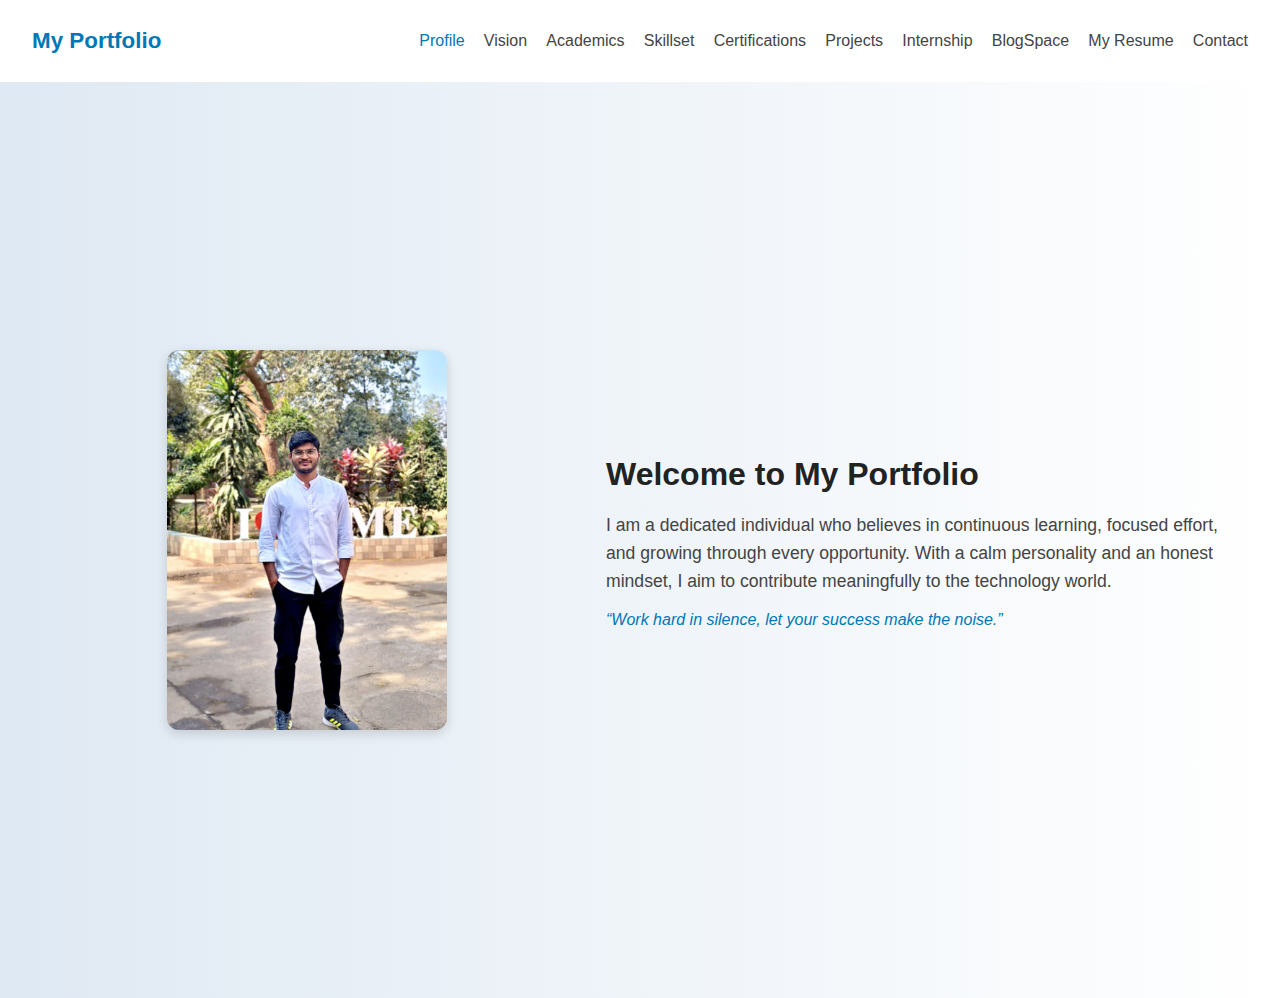
<file: index.html>
<!DOCTYPE html>
<html lang="en">
<head>
  <meta charset="UTF-8" />
  <meta name="viewport" content="width=device-width, initial-scale=1.0"/>
  <title>Profile | Portfolio</title>
  <link rel="stylesheet" href="profile.css" />
</head>
<body>

  <nav>
    <div class="logo">My Portfolio</div>
    <ul>
      <li><a class="active" href="#">Profile</a></li>
      <li><a href="vision.html">Vision</a></li>
      <li><a href="academics.html">Academics</a></li>
      <li><a href="skillset.html">Skillset</a></li>
      <li><a href="certifications.html">Certifications</a></li>
      <li><a href="projects.html">Projects</a></li>
      <li><a href="internship.html">Internship</a></li>
      <li><a href="blogspace.html">BlogSpace</a></li>
      <li><a href="resume.html">My Resume</a></li>
      <li><a href="contact.html">Contact</a></li>
    </ul>
  </nav>

  <section class="profile-section">
    <div class="photo-box">
      <img src="PRMP.jpg" alt="Profile Photo" class="profile-photo" />
    </div>
    <div class="intro-box">
      <h1 class="welcome-text">Welcome to My Portfolio</h1>
      <p class="message">
        I am a dedicated individual who believes in continuous learning, focused effort, and growing through every opportunity. 
        With a calm personality and an honest mindset, I aim to contribute meaningfully to the technology world.
      </p>
      <p class="quote">“Work hard in silence, let your success make the noise.”</p>
    </div>
  </section>

  <script src="profile.js"></script>
</body>
</html>
</file>
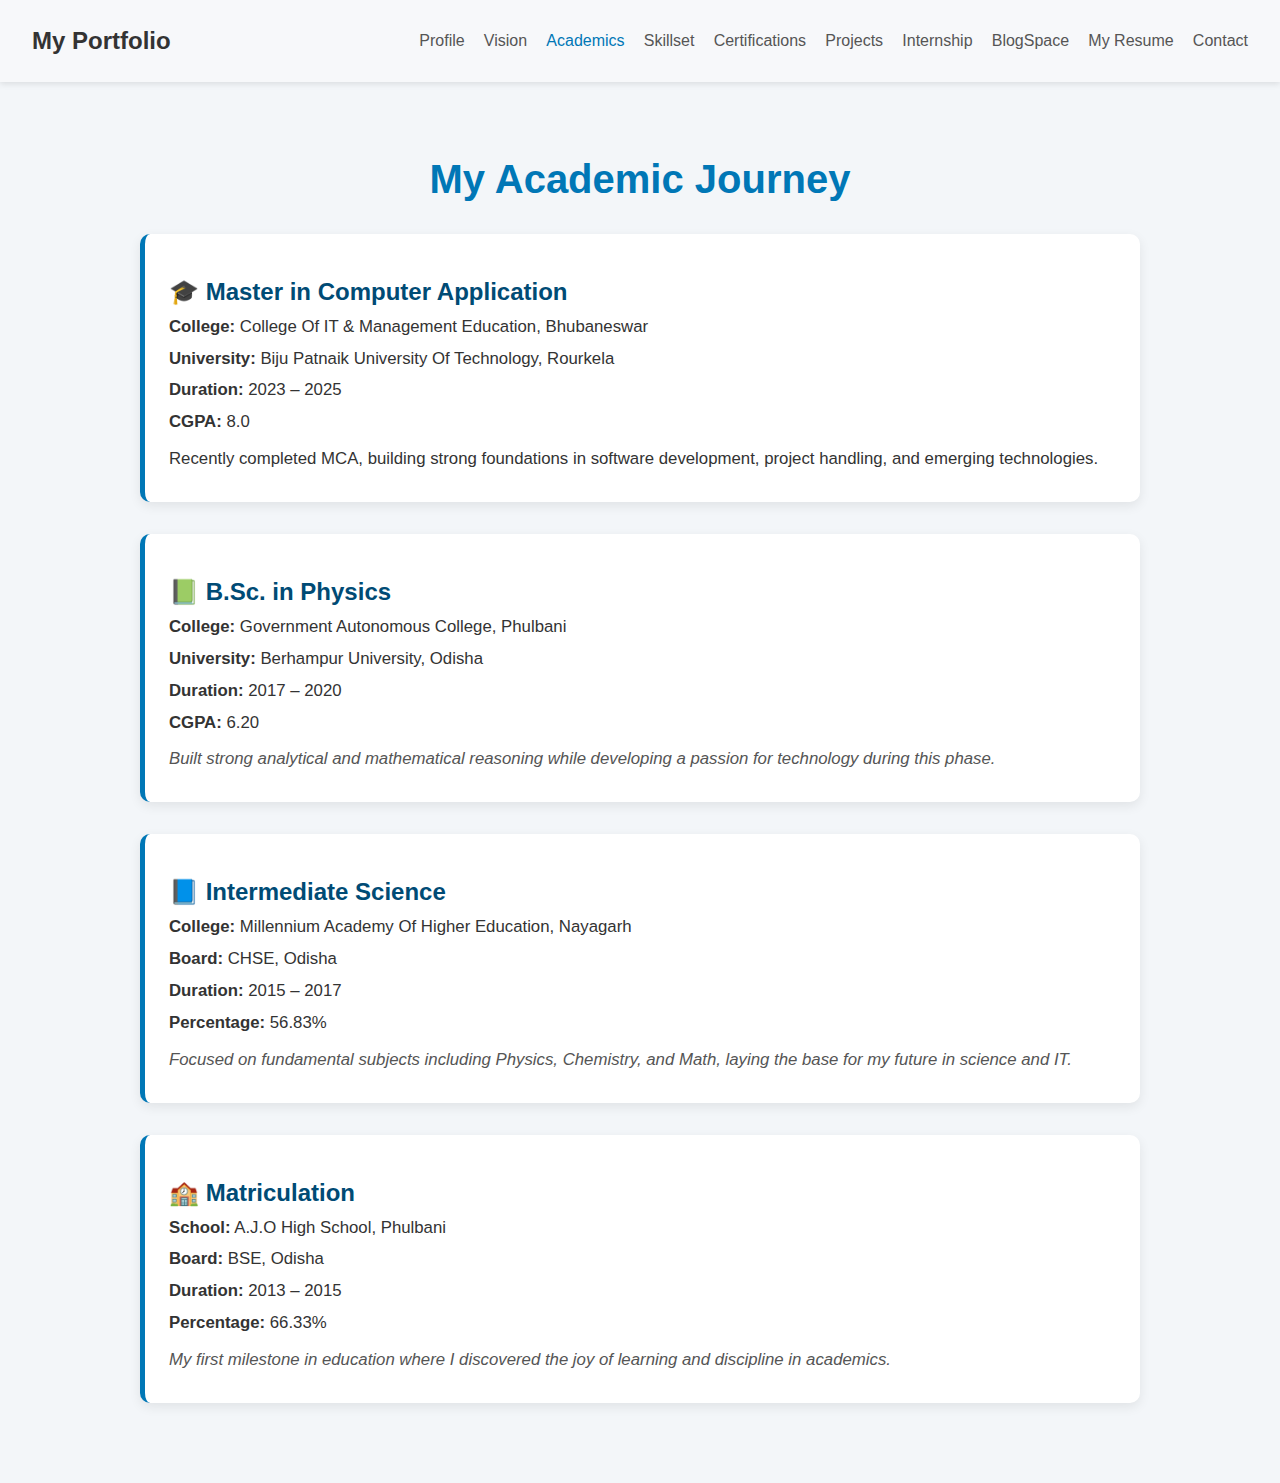
<file: academics.html>
<!DOCTYPE html>
<html lang="en">
<head>
  <meta charset="UTF-8" />
  <meta name="viewport" content="width=device-width, initial-scale=1.0"/>
  <title>Academics | Portfolio</title>
  <link rel="stylesheet" href="academics.css" />
</head>
<body>

  <nav>
    <div class="logo">My Portfolio</div>
    <ul>
      <li><a href="index.html".html">Profile</a></li>
      <li><a href="vision.html">Vision</a></li>
      <li><a class="active" href="#">Academics</a></li>
      <li><a href="skillset.html">Skillset</a></li>
      <li><a href="certifications.html">Certifications</a></li>
      <li><a href="projects.html">Projects</a></li>
      <li><a href="internship.html">Internship</a></li>
      <li><a href="blogspace.html">BlogSpace</a></li>
      <li><a href="resume.html">My Resume</a></li>
      <li><a href="contact.html">Contact</a></li>
    </ul>
  </nav>

  <section class="academics-section">
    <h1 class="heading">My Academic Journey</h1>

    <div class="edu-card">
      <h2>🎓 Master in Computer Application</h2>
      <p><strong>College:</strong> College Of IT & Management Education, Bhubaneswar</p>
      <p><strong>University:</strong> Biju Patnaik University Of Technology, Rourkela</p>
      <p><strong>Duration:</strong> 2023 – 2025</p>
      <p><strong>CGPA:</strong> 8.0</p>
      <p class="note"><p>Recently completed MCA, building strong foundations in software development, project handling, and emerging technologies.</p>
    </div>

    <div class="edu-card">
      <h2>📗 B.Sc. in Physics</h2>
      <p><strong>College:</strong> Government Autonomous College, Phulbani</p>
      <p><strong>University:</strong> Berhampur University, Odisha</p>
      <p><strong>Duration:</strong> 2017 – 2020</p>
      <p><strong>CGPA:</strong> 6.20</p>
      <p class="note">Built strong analytical and mathematical reasoning while developing a passion for technology during this phase.</p>
    </div>

    <div class="edu-card">
      <h2>📘 Intermediate Science</h2>
      <p><strong>College:</strong> Millennium Academy Of Higher Education, Nayagarh</p>
      <p><strong>Board:</strong> CHSE, Odisha</p>
      <p><strong>Duration:</strong> 2015 – 2017</p>
      <p><strong>Percentage:</strong> 56.83%</p>
      <p class="note">Focused on fundamental subjects including Physics, Chemistry, and Math, laying the base for my future in science and IT.</p>
    </div>

    <div class="edu-card">
      <h2>🏫 Matriculation</h2>
      <p><strong>School:</strong> A.J.O High School, Phulbani</p>
      <p><strong>Board:</strong> BSE, Odisha</p>
      <p><strong>Duration:</strong> 2013 – 2015</p>
      <p><strong>Percentage:</strong> 66.33%</p>
      <p class="note">My first milestone in education where I discovered the joy of learning and discipline in academics.</p>
    </div>

  </section>

  <script src="academics.js"></script>
</body>
</html>
</file>
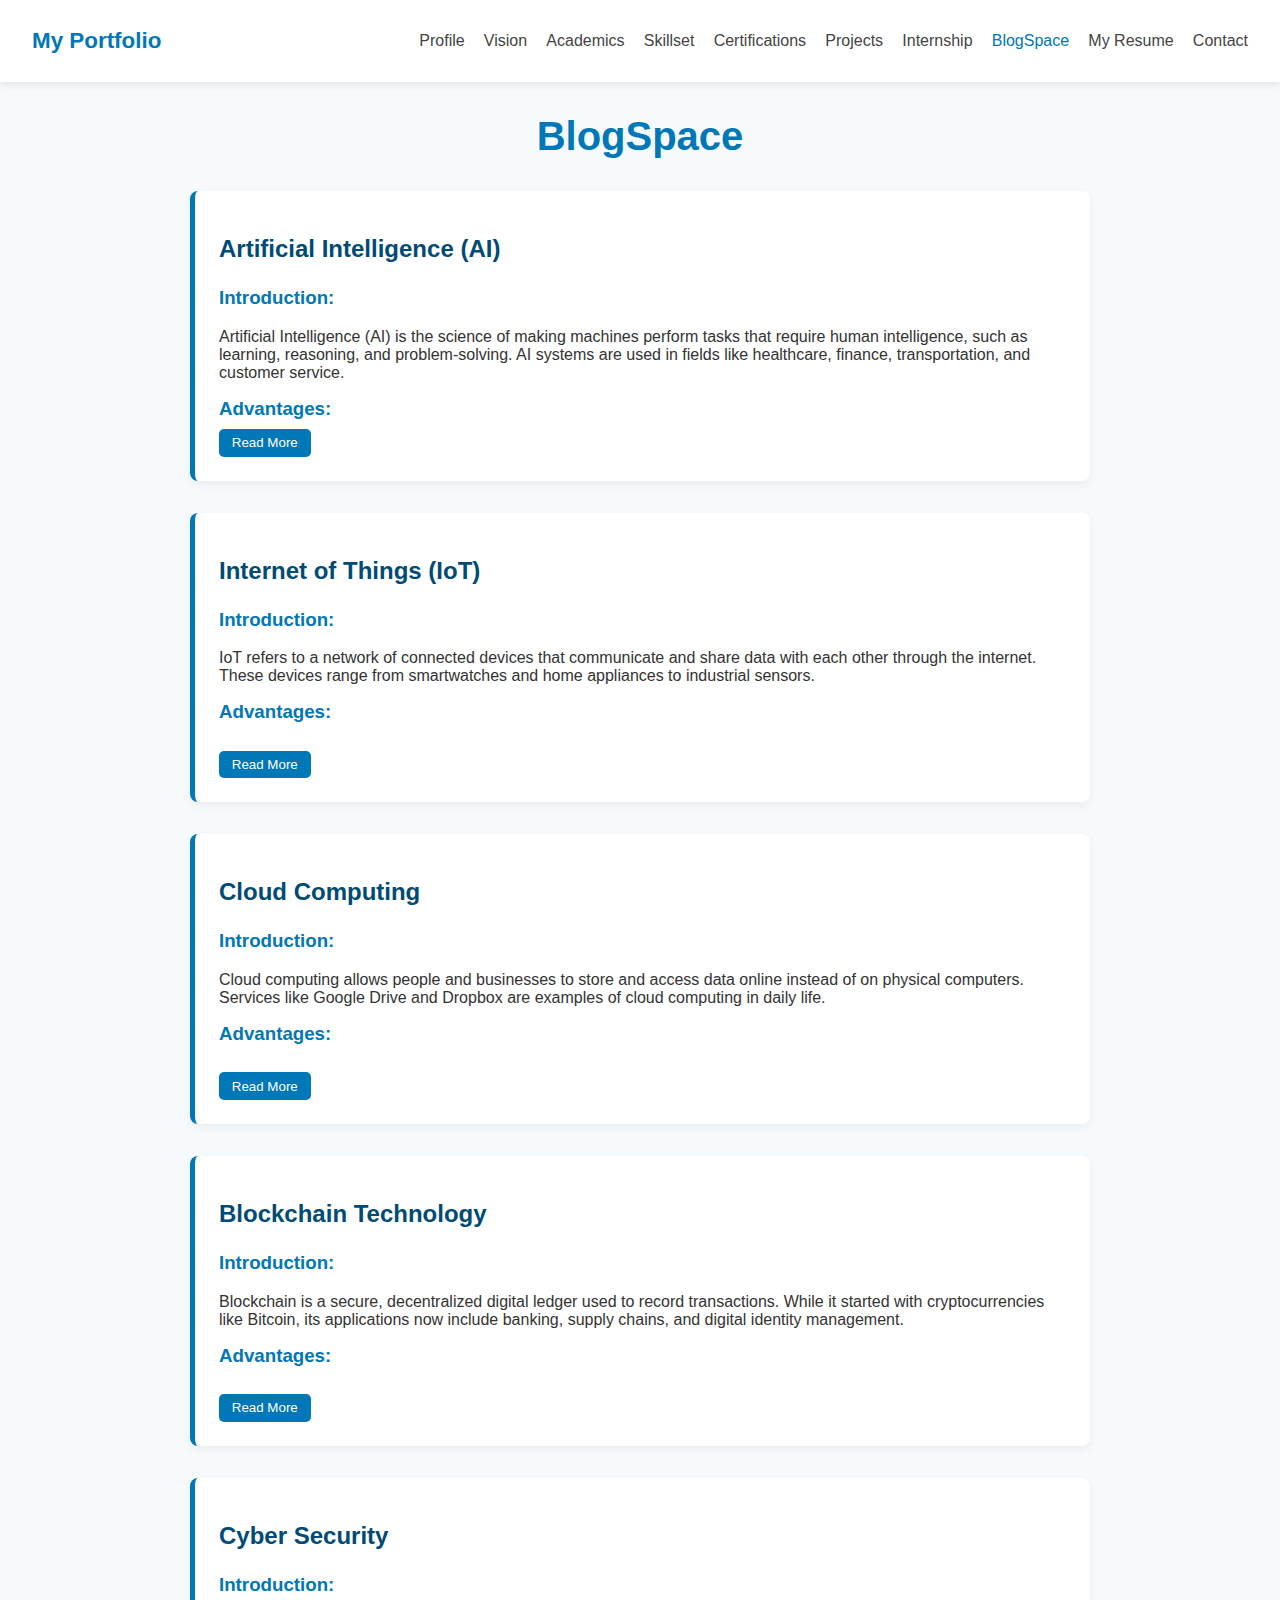
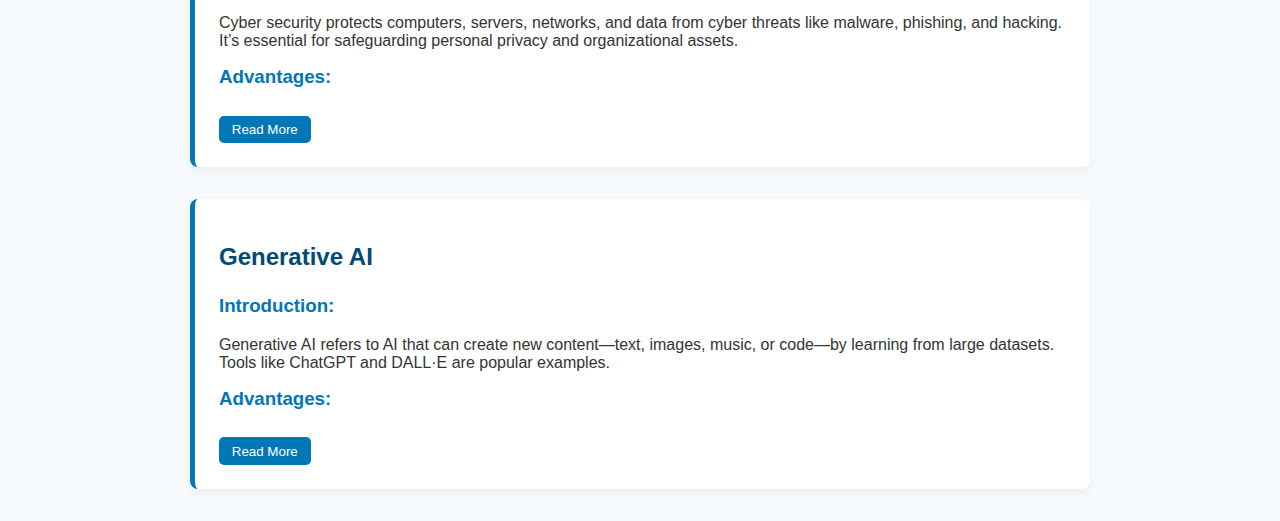
<file: blogspace.html>
<!DOCTYPE html>
<html lang="en">
<head>
  <meta charset="UTF-8">
  <meta name="viewport" content="width=device-width, initial-scale=1.0">
  <title>BlogSpace | Portfolio</title>
  <link rel="stylesheet" href="blogspace.css">
</head>
<body>
  <nav>
    <div class="logo">My Portfolio</div>
    <ul>
      <li><a href="index.html">Profile</a></li>
      <li><a href="vision.html">Vision</a></li>
      <li><a href="academics.html">Academics</a></li>
      <li><a href="skillset.html">Skillset</a></li>
      <li><a href="certifications.html">Certifications</a></li>
      <li><a href="projects.html">Projects</a></li>
      <li><a href="internship.html">Internship</a></li>
      <li><a class="active" href="#">BlogSpace</a></li>
      <li><a href="resume.html">My Resume</a></li>
      <li><a href="contact.html">Contact</a></li>
    </ul>
  </nav>

  <section class="blog-section">
    <h1 class="heading">BlogSpace</h1>

    <div class="blog">
  <h2>Artificial Intelligence (AI)</h2>
  <div class="content">
    <h3>Introduction:</h3>
    <p>Artificial Intelligence (AI) is the science of making machines perform tasks that require human intelligence, such as learning, reasoning, and problem-solving. AI systems are used in fields like healthcare, finance, transportation, and customer service.</p>

    <h3>Advantages:</h3>
    <ul>
      <li>Automates repetitive tasks to save time</li>
      <li>Helps in accurate data analysis</li>
      <li>Useful in medical diagnosis and education</li>
      <li>Provides personalized user experiences</li>
    </ul>

    <h3>Disadvantages:</h3>
    <ul>
      <li>Can cause job losses in certain industries</li>
      <li>High development and maintenance costs</li>
      <li>Risks of misuse and ethical concerns</li>
      <li>May lack emotional intelligence or creativity</li>
    </ul>

    <h3>Conclusion:</h3>
    <p>Artificial Intelligence is changing industries and daily life, offering both great opportunities and serious challenges. Its use must be guided by strong ethical practices.</p>
  </div>
  <button class="toggle-btn">Read More</button>
</div>

<div class="blog">
  <h2>Internet of Things (IoT)</h2>
  <div class="content">
    <h3>Introduction:</h3>
    <p>IoT refers to a network of connected devices that communicate and share data with each other through the internet. These devices range from smartwatches and home appliances to industrial sensors.</p>

    <h3>Advantages:</h3>
    <ul>
      <li>Makes daily life easier with automation</li>
      <li>Improves efficiency in industries and logistics</li>
      <li>Real-time data improves decision-making</li>
      <li>Enhances healthcare through health monitoring devices</li>
    </ul>

    <h3>Disadvantages:</h3>
    <ul>
      <li>Data privacy and security concerns</li>
      <li>Higher setup and maintenance costs</li>
      <li>Complexity in managing multiple devices</li>
      <li>Risk of becoming too dependent on technology</li>
    </ul>

    <h3>Conclusion:</h3>
    <p>IoT has the potential to simplify tasks and revolutionize industries, but careful attention to security and privacy is essential.</p>
  </div>
  <button class="toggle-btn">Read More</button>
</div>

<div class="blog">
  <h2>Cloud Computing</h2>
  <div class="content">
    <h3>Introduction:</h3>
    <p>Cloud computing allows people and businesses to store and access data online instead of on physical computers. Services like Google Drive and Dropbox are examples of cloud computing in daily life.</p>

    <h3>Advantages:</h3>
    <ul>
      <li>Easy access to data from anywhere</li>
      <li>Reduces hardware and maintenance costs</li>
      <li>Flexible storage and resources</li>
      <li>Encourages teamwork and collaboration online</li>
    </ul>

    <h3>Disadvantages:</h3>
    <ul>
      <li>Requires constant internet access</li>
      <li>Potential for data breaches or loss</li>
      <li>Risk of vendor lock-in with service providers</li>
      <li>Large data may require expensive storage plans</li>
    </ul>

    <h3>Conclusion:</h3>
    <p>Cloud computing brings convenience and flexibility, but users must practice good data security and backup strategies.</p>
  </div>
  <button class="toggle-btn">Read More</button>
</div>

<div class="blog">
  <h2>Blockchain Technology</h2>
  <div class="content">
    <h3>Introduction:</h3>
    <p>Blockchain is a secure, decentralized digital ledger used to record transactions. While it started with cryptocurrencies like Bitcoin, its applications now include banking, supply chains, and digital identity management.</p>

    <h3>Advantages:</h3>
    <ul>
      <li>Provides transparency and prevents fraud</li>
      <li>Reduces transaction costs by removing intermediaries</li>
      <li>Increases security through encryption</li>
      <li>Facilitates faster international transactions</li>
    </ul>

    <h3>Disadvantages:</h3>
    <ul>
      <li>High energy consumption in some cases</li>
      <li>Can be complicated to understand or use</li>
      <li>Limited scalability in some systems</li>
      <li>Regulatory challenges in certain countries</li>
    </ul>

    <h3>Conclusion:</h3>
    <p>Blockchain holds great promise for secure record-keeping, but wider adoption requires overcoming technical and legal barriers.</p>
  </div>
  <button class="toggle-btn">Read More</button>
</div>

<div class="blog">
  <h2>Cyber Security</h2>
  <div class="content">
    <h3>Introduction:</h3>
    <p>Cyber security protects computers, servers, networks, and data from cyber threats like malware, phishing, and hacking. It’s essential for safeguarding personal privacy and organizational assets.</p>

    <h3>Advantages:</h3>
    <ul>
      <li>Protects sensitive data from unauthorized access</li>
      <li>Prevents financial losses from fraud or cyber attacks</li>
      <li>Builds trust with customers and clients</li>
      <li>Essential for national and organizational security</li>
    </ul>

    <h3>Disadvantages:</h3>
    <ul>
      <li>High implementation and maintenance costs</li>
      <li>Constantly evolving threats require regular updates</li>
      <li>Human error can still compromise systems</li>
      <li>Sometimes slows down system performance</li>
    </ul>

    <h3>Conclusion:</h3>
    <p>Cyber security is critical in today’s connected world. Combining strong security tools with educated users forms the best defense.</p>
  </div>
  <button class="toggle-btn">Read More</button>
</div>

<div class="blog">
  <h2>Generative AI</h2>
  <div class="content">
    <h3>Introduction:</h3>
    <p>Generative AI refers to AI that can create new content—text, images, music, or code—by learning from large datasets. Tools like ChatGPT and DALL·E are popular examples.</p>

    <h3>Advantages:</h3>
    <ul>
      <li>Boosts creativity by generating new ideas or drafts</li>
      <li>Helps automate writing, design, and coding tasks</li>
      <li>Saves time for professionals and students</li>
      <li>Makes personalized learning content possible</li>
    </ul>

    <h3>Disadvantages:</h3>
    <ul>
      <li>Can produce inaccurate or misleading content</li>
      <li>Raises ethical issues around plagiarism and originality</li>
      <li>Risk of being used to create fake media</li>
      <li>Sometimes lacks the human touch in creativity</li>
    </ul>

    <h3>Conclusion:</h3>
    <p>Generative AI has transformed creative industries but must be used responsibly, with clear ethical guidelines to avoid misuse.</p>
  </div>
  <button class="toggle-btn">Read More</button>
</div>

    <!-- Insert 6 blog entries (already prepared with Read More buttons below) -->
    <!-- Blog 1 to Blog 6 included, full version -->
  </section>

  <script src="blogspace.js"></script>
</body>
</html>
</file>
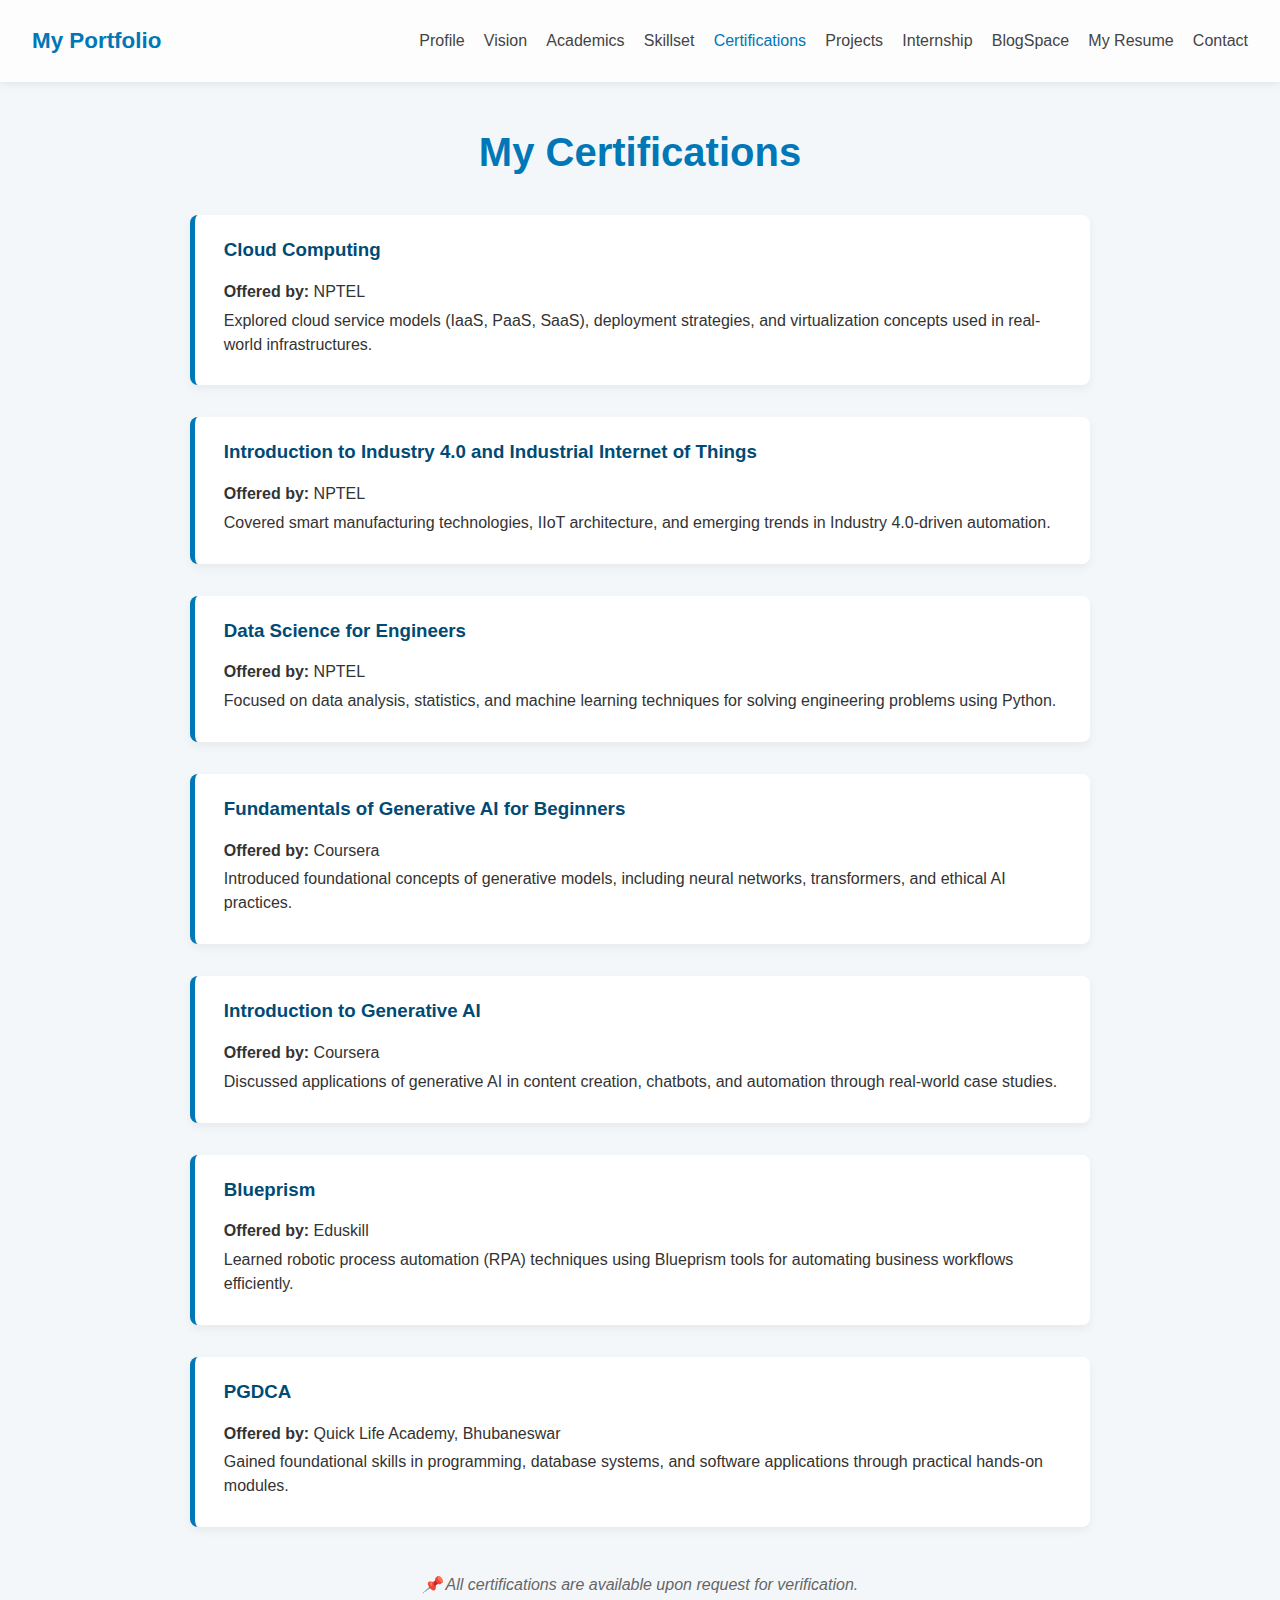
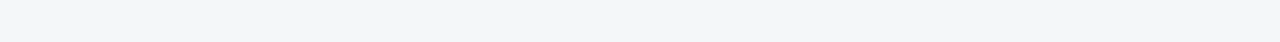
<file: certifications.html>
<!DOCTYPE html>
<html lang="en">
<head>
  <meta charset="UTF-8" />
  <meta name="viewport" content="width=device-width, initial-scale=1.0"/>
  <title>Certifications | Portfolio</title>
  <link rel="stylesheet" href="certifications.css" />
</head>
<body>

  <nav>
    <div class="logo">My Portfolio</div>
    <ul>
      <li><a href="index.html">Profile</a></li>
      <li><a href="vision.html">Vision</a></li>
      <li><a href="academics.html">Academics</a></li>
      <li><a href="skillset.html">Skillset</a></li>
      <li><a class="active" href="#">Certifications</a></li>
      <li><a href="projects.html">Projects</a></li>
      <li><a href="internship.html">Internship</a></li>
      <li><a href="blogspace.html">BlogSpace</a></li>
      <li><a href="resume.html">My Resume</a></li>
      <li><a href="contact.html">Contact</a></li>
    </ul>
  </nav>

  <section class="certifications">
    <h1 class="heading">My Certifications</h1>

    <div class="cert-box">
      <h3>Cloud Computing</h3>
      <p><strong>Offered by:</strong> NPTEL</p>
      <p>Explored cloud service models (IaaS, PaaS, SaaS), deployment strategies, and virtualization concepts used in real-world infrastructures.</p>
    </div>

    <div class="cert-box">
      <h3>Introduction to Industry 4.0 and Industrial Internet of Things</h3>
      <p><strong>Offered by:</strong> NPTEL</p>
      <p>Covered smart manufacturing technologies, IIoT architecture, and emerging trends in Industry 4.0-driven automation.</p>
    </div>

    <div class="cert-box">
      <h3>Data Science for Engineers</h3>
      <p><strong>Offered by:</strong> NPTEL</p>
      <p>Focused on data analysis, statistics, and machine learning techniques for solving engineering problems using Python.</p>
    </div>

    <div class="cert-box">
      <h3>Fundamentals of Generative AI for Beginners</h3>
      <p><strong>Offered by:</strong> Coursera</p>
      <p>Introduced foundational concepts of generative models, including neural networks, transformers, and ethical AI practices.</p>
    </div>

    <div class="cert-box">
      <h3>Introduction to Generative AI</h3>
      <p><strong>Offered by:</strong> Coursera</p>
      <p>Discussed applications of generative AI in content creation, chatbots, and automation through real-world case studies.</p>
    </div>

    <div class="cert-box">
      <h3>Blueprism</h3>
      <p><strong>Offered by:</strong> Eduskill</p>
      <p>Learned robotic process automation (RPA) techniques using Blueprism tools for automating business workflows efficiently.</p>
    </div>

    <div class="cert-box">
      <h3>PGDCA</h3>
      <p><strong>Offered by:</strong> Quick Life Academy, Bhubaneswar</p>
      <p>Gained foundational skills in programming, database systems, and software applications through practical hands-on modules.</p>
    </div>

    <p class="note">📌 <em>All certifications are available upon request for verification.</em></p>
  </section>
<script src="certifications.js"></script>
</body>
</html>
</file>
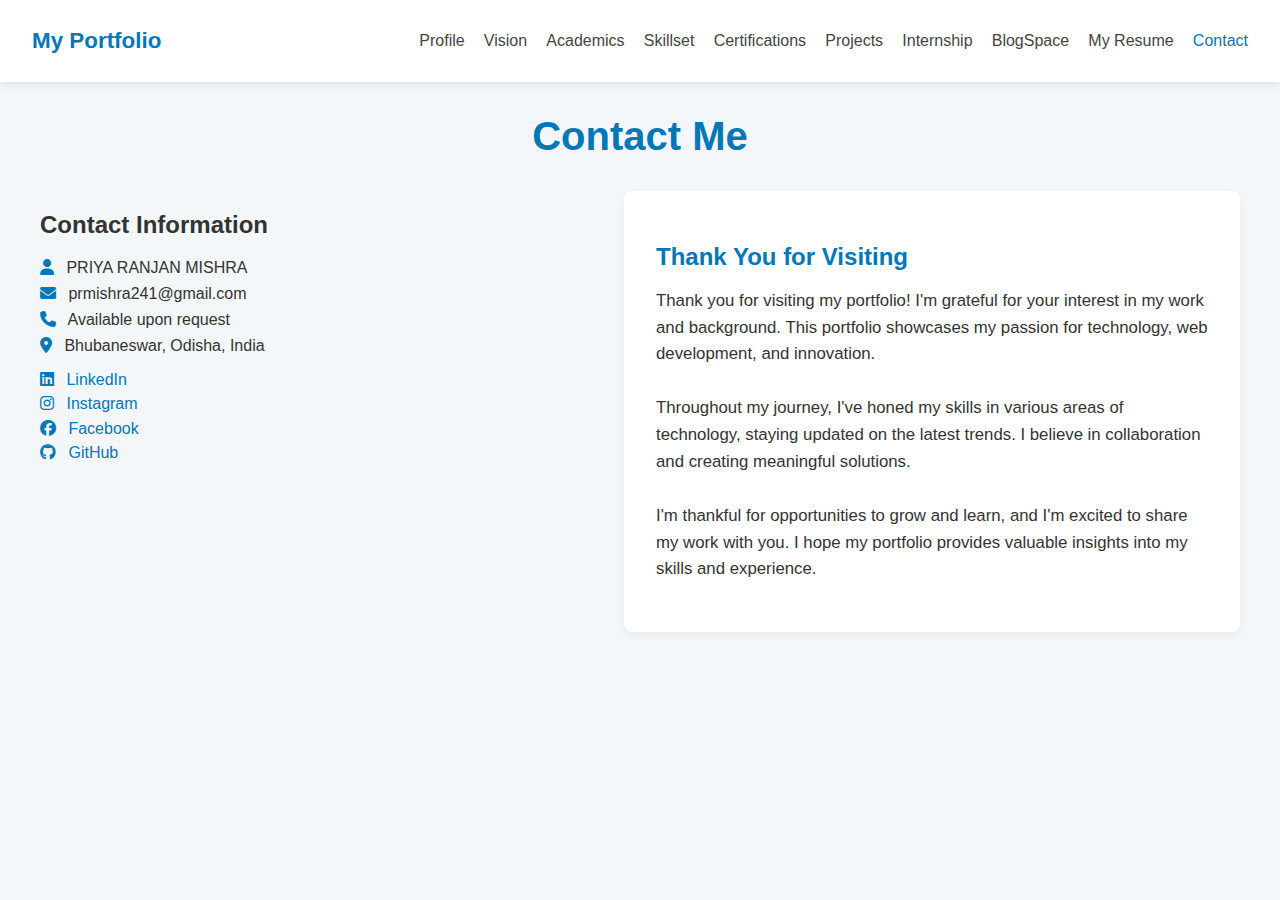
<file: contact.html>
<!DOCTYPE html><html lang="en">
<head>
  <meta charset="UTF-8">
  <meta name="viewport" content="width=device-width, initial-scale=1.0">
  <title>Contact | Portfolio</title>
  <link rel="stylesheet" href="contact.css">
  <link rel="stylesheet" href="https://cdnjs.cloudflare.com/ajax/libs/font-awesome/6.4.0/css/all.min.css">
</head>
<body>
  <nav>
    <div class="logo">My Portfolio</div>
    <ul>
      <li><a href="index.html">Profile</a></li>
      <li><a href="vision.html">Vision</a></li>
      <li><a href="academics.html">Academics</a></li>
      <li><a href="skillset.html">Skillset</a></li>
      <li><a href="certifications.html">Certifications</a></li>
      <li><a href="projects.html">Projects</a></li>
      <li><a href="internship.html">Internship</a></li>
      <li><a href="blogspace.html">BlogSpace</a></li>
      <li><a href="resume.html">My Resume</a></li>
      <li><a class="active" href="#">Contact</a></li>
    </ul>
  </nav>  <section class="contact-section">
    <h1 class="heading">Contact Me</h1><div class="contact-container">

  <div class="contact-info">
    <h2>Contact Information</h2>
    <p><i class="fas fa-user"></i> PRIYA RANJAN MISHRA</p>
    <p><i class="fas fa-envelope"></i> prmishra241@gmail.com</p>
    <p><i class="fas fa-phone"></i> Available upon request</p>
    <p><i class="fas fa-map-marker-alt"></i> Bhubaneswar, Odisha, India</p>

    <div class="social-links">
      <a href="https://www.linkedin.com/in/priya-ranjan-mishra-4184ba22a?utm_source=share&utm_campaign=share_via&utm_content=profile&utm_medium=android_app" target="_blank"><i class="fab fa-linkedin"></i> LinkedIn</a>
      <a href="https://www.instagram.com/priyaranjan_sanu?igsh=anFqeTlvYzJiZmxq" target="_blank"><i class="fab fa-instagram"></i> Instagram</a>
      <a href="https://www.facebook.com/profile.php?id=100084878534911" target="_blank"><i class="fab fa-facebook"></i> Facebook</a>
      <a href="https://github.com/prmishra241" target="_blank"><i class="fab fa-github"></i> GitHub</a>
      
    </div>
  </div>

  <div class="contact-form">
    <h2>Thank You for Visiting</h2>
    <p style="line-height: 1.6; font-size: 1.05rem;">
        Thank you for visiting my portfolio! I'm grateful for your interest in my work and background. This portfolio showcases my passion for technology, web development, and innovation.<br><br>

Throughout my journey, I've honed my skills in various areas of technology, staying updated on the latest trends. I believe in collaboration and creating meaningful solutions.<br><br>

I'm thankful for opportunities to grow and learn, and I'm excited to share my work with you. I hope my portfolio provides valuable insights into my skills and experience.
    </p>
  </div>

</div>

  </section>
<script src="contact.js"></script>
</body>
</html>
</file>
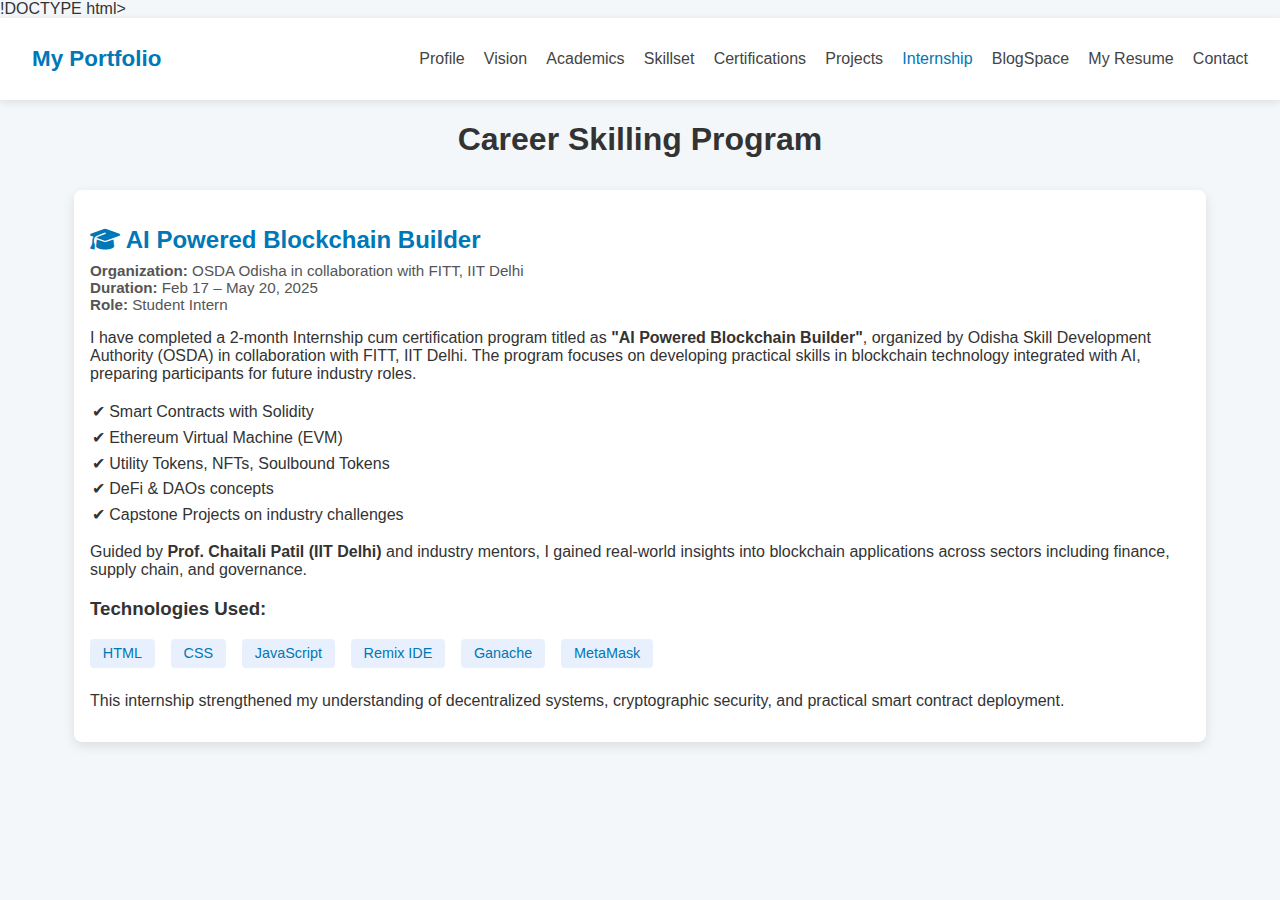
<file: internship.html>
!DOCTYPE html>
<html lang="en">
<head>
  <meta charset="UTF-8">
  <meta name="viewport" content="width=device-width, initial-scale=1.0">
  <title>Internship | Portfolio</title>
  <link rel="stylesheet" href="internship.css">
  <link rel="stylesheet" href="https://cdnjs.cloudflare.com/ajax/libs/font-awesome/6.4.0/css/all.min.css">
</head>
<body>

  <nav>
    <div class="logo">My Portfolio</div>
    <ul>
      <li><a href="index.html">Profile</a></li>
      <li><a href="vision.html">Vision</a></li>
      <li><a href="academics.html">Academics</a></li>
      <li><a href="skillset.html">Skillset</a></li>
      <li><a href="certifications.html">Certifications</a></li>
      <li><a href="projects.html">Projects</a></li>
      <li><a class="active" href="#">Internship</a></li>
      <li><a href="blogspace.html">BlogSpace</a></li>
      <li><a href="resume.html">My Resume</a></li>
      <li><a href="contact.html">Contact</a></li>
    </ul>
  </nav>
   <h1><center>Career Skilling Program</center></h1>
  <section class="internship-container">
    <h2><i class="fas fa-graduation-cap"></i> AI Powered Blockchain Builder</h2>

    <div class="meta">
      <strong>Organization:</strong> OSDA Odisha in collaboration with FITT, IIT Delhi <br>
      <strong>Duration:</strong> Feb 17 – May 20, 2025 <br>
      <strong>Role:</strong> Student Intern
    </div>

    <p>
      I have completed a 2-month Internship cum certification program  titled as <strong>"AI Powered Blockchain Builder"</strong>, organized by Odisha Skill Development Authority (OSDA) in collaboration with FITT, IIT Delhi. The program focuses on developing practical skills in blockchain technology integrated with AI, preparing participants for future industry roles.
    </p>

    <ul>
      <li>Smart Contracts with Solidity</li>
      <li>Ethereum Virtual Machine (EVM)</li>
      <li>Utility Tokens, NFTs, Soulbound Tokens</li>
      <li>DeFi & DAOs concepts</li>
      <li>Capstone Projects on industry challenges</li>
    </ul>

    <p>
      Guided by <strong>Prof. Chaitali Patil (IIT Delhi)</strong> and industry mentors, I gained real-world insights into blockchain applications across sectors including finance, supply chain, and governance.
    </p>

    <h3>Technologies Used:</h3>
    <div class="tech-list">
      <span>HTML</span>
      <span>CSS</span>
      <span>JavaScript</span>
      <span>Remix IDE</span>
      <span>Ganache</span>
      <span>MetaMask</span>
    </div>

    <p style="margin-top: 1.5rem;">
      This internship strengthened my understanding of decentralized systems, cryptographic security, and practical smart contract deployment.
    </p>

  </section>

  <script src="internship.js"></script>
</body>
</html>
</file>
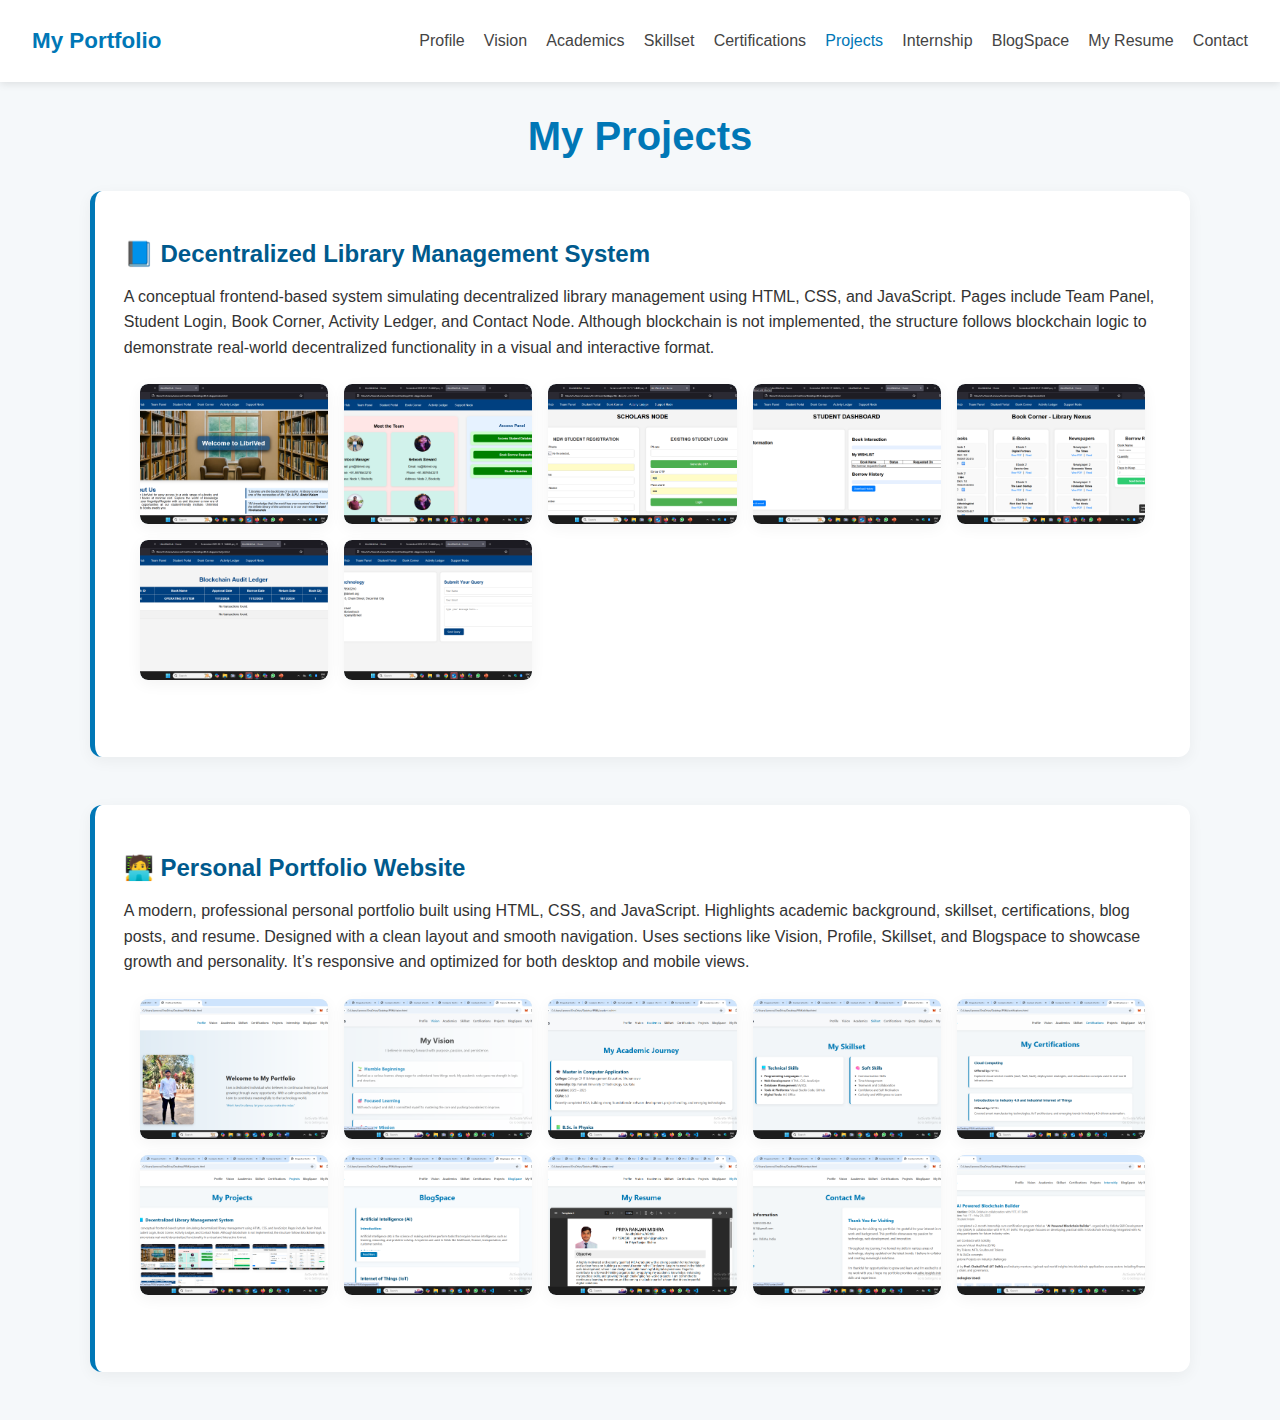
<file: projects.html>
<!DOCTYPE html>
<html lang="en">
<head>
  <meta charset="UTF-8" />
  <meta name="viewport" content="width=device-width, initial-scale=1.0"/>
  <title>Projects | Portfolio</title>
  <link rel="stylesheet" href="projects.css" />
</head>
<body>

  <nav>
    <div class="logo">My Portfolio</div>
    <ul>
      <li><a href="index.html">Profile</a></li>
      <li><a href="vision.html">Vision</a></li>
      <li><a href="academics.html">Academics</a></li>
      <li><a href="skillset.html">Skillset</a></li>
      <li><a href="certifications.html">Certifications</a></li>
      <li><a class="active" href="#">Projects</a></li>
      <li><a href="internship.html">Internship</a></li>
      <li><a href="blogspace.html">BlogSpace</a></li>
      <li><a href="resume.html">My Resume</a></li>
      <li><a href="contact.html">Contact</a></li>
    </ul>
  </nav>

  <section class="projects-section">
    <h1 class="heading">My Projects</h1>

    <!-- Project 1: Decentralized LMS -->
    <div class="project-block">
      <h2>📘 Decentralized Library Management System</h2>
      <p>
        A conceptual frontend-based system simulating decentralized library management using HTML, CSS, and JavaScript. Pages include Team Panel, Student Login, Book Corner, Activity Ledger, and Contact Node. Although blockchain is not implemented, the structure follows blockchain logic to demonstrate real-world decentralized functionality in a visual and interactive format.
      </p>
      <div class="image-gallery">
  <div class="img-box">
    <img src="PRM2.png" alt="Project Screenshot">
  </div>
  <div class="img-box">
    <img src="PRM3.png" alt="Project Screenshot">
  </div>
  <div class="img-box">
    <img src="PRM4.png" alt="Project Screenshot">
  </div>
  <div class="img-box">
    <img src="PRM5.png" alt="Project Screenshot">
  </div>
  <div class="img-box">
    <img src="PRM6.png" alt="Project Screenshot">
  </div>
  <div class="img-box">
    <img src="PRM7.png" alt="Project Screenshot">
  </div>
  <div class="img-box">
    <img src="PRM8.png" alt="Project Screenshot">
  </div>
  
</div>
    </div>

    <!-- Project 2: Portfolio -->
    <div class="project-block">
      <h2>🧑‍💻 Personal Portfolio Website</h2>
      <p>
        A modern, professional personal portfolio built using HTML, CSS, and JavaScript. Highlights academic background, skillset, certifications, blog posts, and resume. Designed with a clean layout and smooth navigation. Uses sections like Vision, Profile, Skillset, and Blogspace to showcase growth and personality. It’s responsive and optimized for both desktop and mobile views.
      </p>
      <div class="image-gallery">
  <div class="img-box">
    <img src="SS1.png" alt="Project Screenshot">
  </div>
  <div class="img-box">
    <img src="SS2.png" alt="Project Screenshot">
  </div>
  <div class="img-box">
    <img src="SS3.png" alt="Project Screenshot">
  </div>
  <div class="img-box">
    <img src="SS4.png" alt="Project Screenshot">
  </div>
  <div class="img-box">
    <img src="SS5.png" alt="Project Screenshot">
  </div>
  <div class="img-box">
    <img src="SS6.png" alt="Project Screenshot">
  </div>
  <div class="img-box">
    <img src="SS7.png" alt="Project Screenshot">
  </div>
  <div class="img-box">
    <img src="SS8.png" alt="Project Screenshot">
  </div>
  <div class="img-box">
    <img src="SS9.png" alt="Project Screenshot">
  </div>
  <div class="img-box">
    <img src="SS10.png" alt="Project Screenshot">
  </div>
</div>
    </div>
  </section>

  <script src="projects.js"></script>
</body>
</html>
</file>
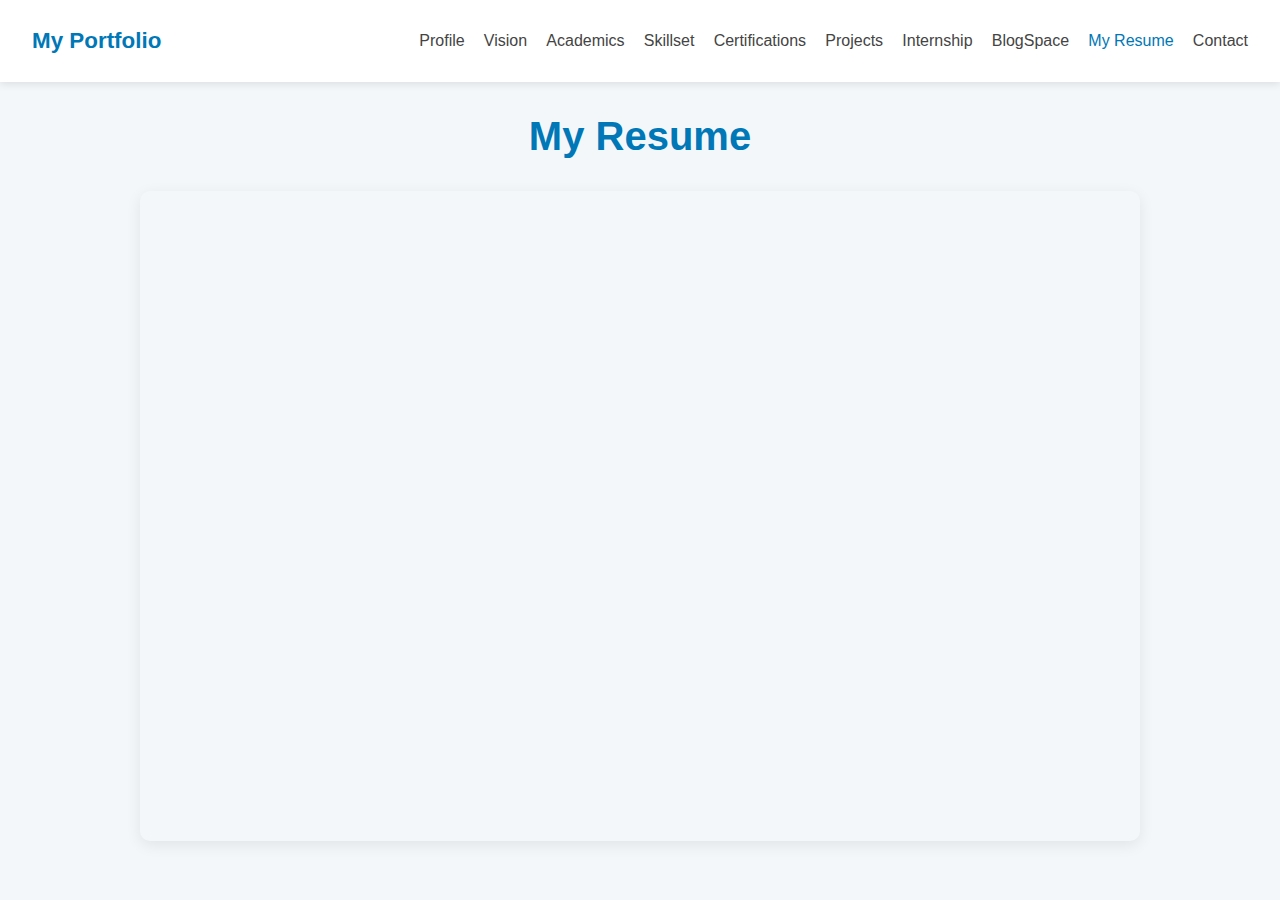
<file: resume.html>
<!DOCTYPE html>
<html lang="en">
<head>
  <meta charset="UTF-8" />
  <meta name="viewport" content="width=device-width, initial-scale=1.0"/>
  <title>My Resume | Portfolio</title>
  <link rel="stylesheet" href="resume.css" />
</head>
<body>

  <nav>
    <div class="logo">My Portfolio</div>
    <ul>
      <li><a href="index.html">Profile</a></li>
      <li><a href="vision.html">Vision</a></li>
      <li><a href="academics.html">Academics</a></li>
      <li><a href="skillset.html">Skillset</a></li>
      <li><a href="certifications.html">Certifications</a></li>
      <li><a href="projects.html">Projects</a></li>
      <li><a href="internship.html">Internship</a></li>
      <li><a href="blogspace.html">BlogSpace</a></li>
      <li><a class="active" href="#">My Resume</a></li>
      <li><a href="contact.html">Contact</a></li>
    </ul>
  </nav>

  <section class="resume-section">
    <h1 class="heading">My Resume</h1>

    <div class="resume-viewer">
      <iframe src="PRM.pdf"></iframe>
    </div>

    
  </section>

  <script src="resume.js"></script>
</body>
</html>
</file>
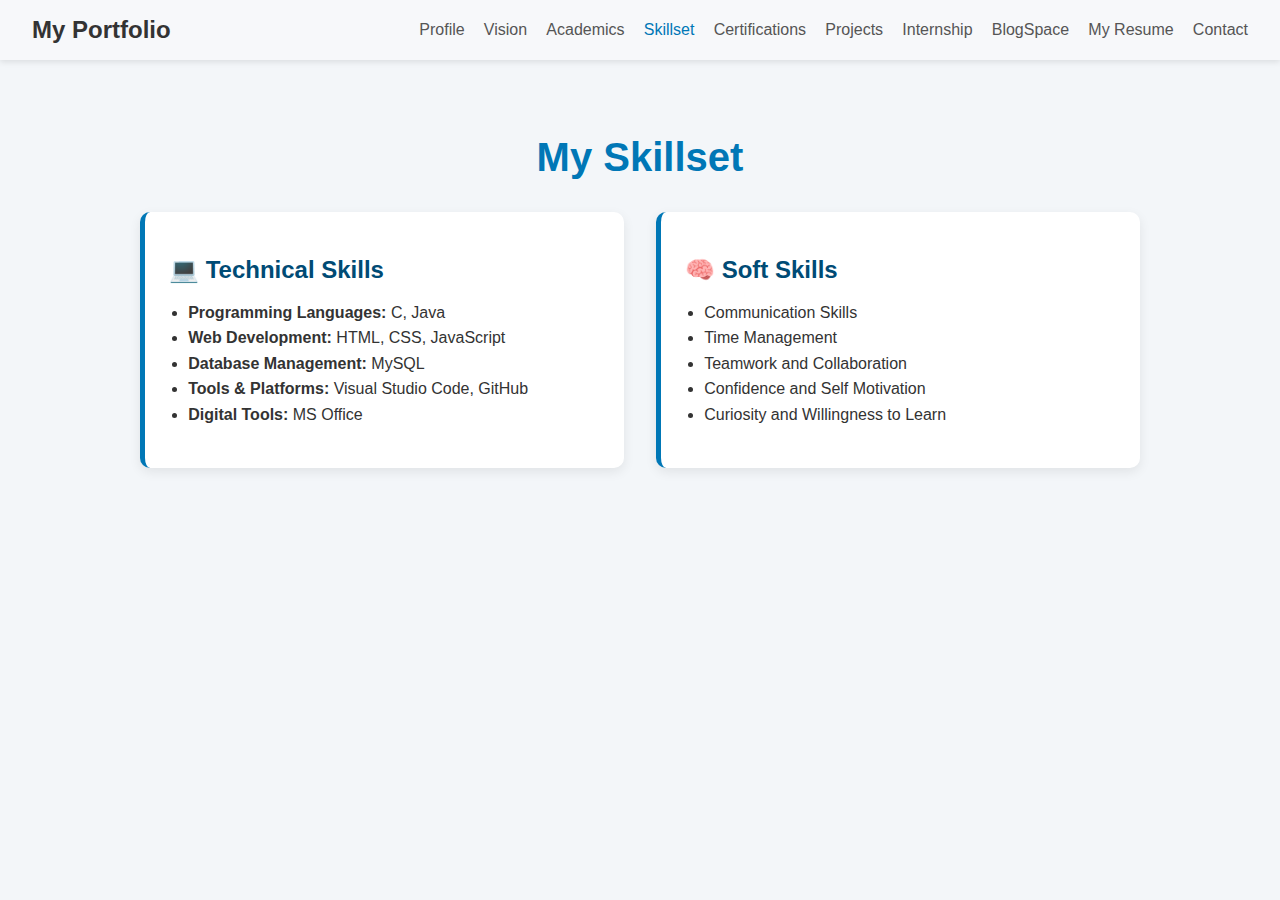
<file: skillset.html>
<!DOCTYPE html>
<html lang="en">
<head>
  <meta charset="UTF-8" />
  <meta name="viewport" content="width=device-width, initial-scale=1" />
  <title>Skillset | Portfolio</title>
  <link rel="stylesheet" href="skillset.css" />
</head>
<body>

  <nav>
    <div class="logo">My Portfolio</div>
    <ul>
      <li><a href="index.html">Profile</a></li>
      <li><a href="vision.html">Vision</a></li>
      <li><a href="academics.html">Academics</a></li>
      <li><a class="active" href="#">Skillset</a></li>
      <li><a href="certifications.html">Certifications</a></li>
      <li><a href="projects.html">Projects</a></li>
      <li><a href="internship.html">Internship</a></li>
      <li><a href="blogspace.html">BlogSpace</a></li>
      <li><a href="resume.html">My Resume</a></li>
      <li><a href="contact.html">Contact</a></li>
    </ul>
  </nav>

  <section class="skills-section">
    <h1 class="heading">My Skillset</h1>

    <div class="skills-container">

      <div class="card">
        <h2>💻 Technical Skills</h2>
        <ul>
          <li><strong>Programming Languages:</strong> C, Java</li>
          <li><strong>Web Development:</strong> HTML, CSS, JavaScript</li>
          <li><strong>Database Management:</strong> MySQL</li>
          <li><strong>Tools & Platforms:</strong> Visual Studio Code, GitHub</li>
          <li><strong>Digital Tools:</strong> MS Office</li>
        </ul>
      </div>

      <div class="card">
        <h2>🧠 Soft Skills</h2>
        <ul>
          <li>Communication Skills</li>
          <li>Time Management</li>
          <li>Teamwork and Collaboration</li>
          <li>Confidence and Self Motivation</li>
          <li>Curiosity and Willingness to Learn</li>
        </ul>
      </div>

    </div>
  </section>

  <script src="skillset.js"></script>
</body>
</html>
</file>
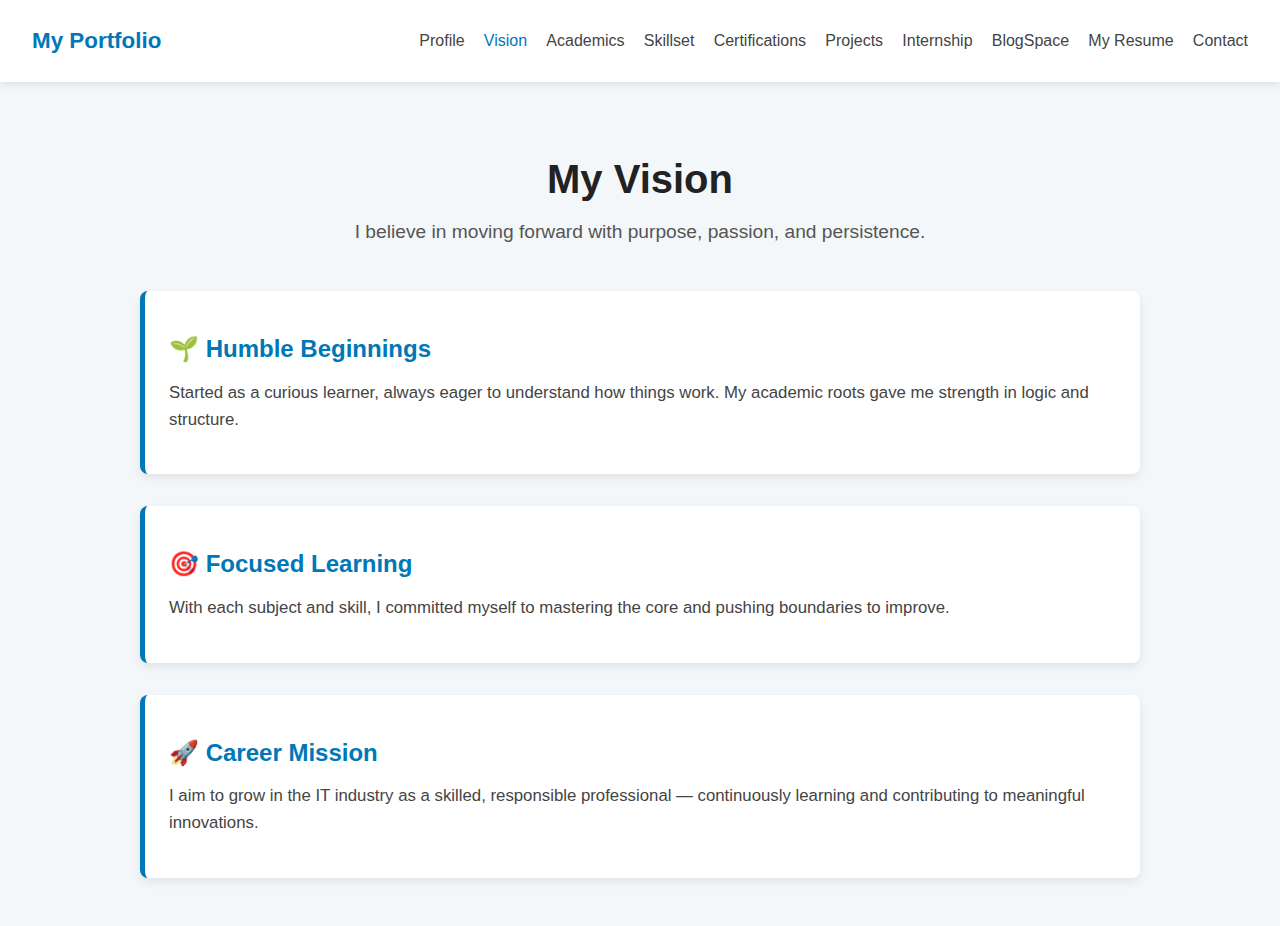
<file: vision.html>
<!DOCTYPE html>
<html lang="en">
<head>
  <meta charset="UTF-8" />
  <meta name="viewport" content="width=device-width, initial-scale=1.0"/>
  <title>Vision | Portfolio</title>
  <link rel="stylesheet" href="vision.css" />
</head>
<body>

  <nav>
    <div class="logo">My Portfolio</div>
    <ul>
      <li><a href="index.html">Profile</a></li>
      <li><a class="active" href="#">Vision</a></li>
      <li><a href="academics.html">Academics</a></li>
      <li><a href="skillset.html">Skillset</a></li>
      <li><a href="certifications.html">Certifications</a></li>
      <li><a href="projects.html">Projects</a></li>
      <li><a href="internship.html">Internship</a></li>
      <li><a href="blogspace.html">BlogSpace</a></li>
      <li><a href="resume.html">My Resume</a></li>
      <li><a href="contact.html">Contact</a></li>
    </ul>
  </nav>

  <section class="vision-section">
    <h1 class="vision-heading">My Vision</h1>
    <p class="vision-subtext">I believe in moving forward with purpose, passion, and persistence.</p>

    <div class="vision-steps">
      <div class="step">
        <h2>🌱 Humble Beginnings</h2>
        <p>Started as a curious learner, always eager to understand how things work. My academic roots gave me strength in logic and structure.</p>
      </div>

      <div class="step">
        <h2>🎯 Focused Learning</h2>
        <p>With each subject and skill, I committed myself to mastering the core and pushing boundaries to improve.</p>
      </div>

      <div class="step">
        <h2>🚀 Career Mission</h2>
        <p>I aim to grow in the IT industry as a skilled, responsible professional — continuously learning and contributing to meaningful innovations.</p>
      </div>
    </div>
  </section>

  <script src="vision.js"></script>
</body>
</html>
</file>
<file: profile.css>
body {
  font-family: 'Segoe UI', sans-serif;
  margin: 0;
  background: #f4f7f9;
  color: #333;
}

nav {
  background: #fff;
  display: flex;
  justify-content: space-between;
  align-items: center;
  padding: 1rem 2rem;
  box-shadow: 0 2px 8px rgba(0,0,0,0.1);
}

nav .logo {
  font-weight: bold;
  font-size: 1.4rem;
  color: #0077b6;
}

nav ul {
  list-style: none;
  display: flex;
  gap: 1.2rem;
}

nav ul li a {
  text-decoration: none;
  color: #444;
  font-weight: 500;
  transition: 0.3s;
}

nav ul li a:hover,
nav ul li a.active {
  color: #0077b6;
}
/* Profile Section */
.profile-section {
  display: flex;
  flex-wrap: wrap;
  justify-content: center;
  align-items: center;
  background: linear-gradient(to right, #dfe9f3, #ffffff);
  padding: 3rem 2rem;
  min-height: calc(100vh - 80px);
  animation: fadeIn 1.2s ease-in;
}

.photo-box {
  flex: 1 1 300px;
  display: flex;
  justify-content: center;
  padding: 1rem;
  animation: slideLeft 1s ease;
}

.profile-photo {
  width: 280px;
  height: 380px;
  object-fit: cover;
  border-radius: 12px;
  box-shadow: 0 4px 12px rgba(0, 0, 0, 0.15);
}

.intro-box {
  flex: 1 1 400px;
  padding: 1.5rem;
  animation: slideRight 1s ease;
}

.welcome-text {
  font-size: 2rem;
  margin-bottom: 1rem;
  color: #222;
}

.message {
  font-size: 1.1rem;
  color: #444;
  margin-bottom: 1rem;
  line-height: 1.6;
}

.quote {
  font-style: italic;
  font-size: 1rem;
  color: #0077b6;
}

/* Animations */
@keyframes fadeIn {
  from { opacity: 0; }
  to { opacity: 1; }
}

@keyframes slideLeft {
  from { transform: translateX(-50px); opacity: 0; }
  to { transform: translateX(0); opacity: 1; }
}

@keyframes slideRight {
  from { transform: translateX(50px); opacity: 0; }
  to { transform: translateX(0); opacity: 1; }
}

/* Responsive */
@media (max-width: 768px) {
  .profile-section {
    flex-direction: column;
    text-align: center;
  }

  .intro-box {
    padding: 1rem;
  }
}
</file>
<file: academics.css>
body {
  font-family: 'Segoe UI', sans-serif;
  margin: 0;
  padding: 0;
  background: #f3f6f9;
  color: #333;
}

/* Navigation bar (unchanged) */
nav {
  background: #f7f8fa;
  box-shadow: 0 2px 6px rgba(0, 0, 0, 0.1);
  padding: 1rem 2rem;
  display: flex;
  justify-content: space-between;
  align-items: center;
}

nav .logo {
  font-size: 1.5rem;
  font-weight: bold;
  color: #333;
}

nav ul {
  list-style: none;
  display: flex;
  gap: 1.2rem;
}

nav ul li a {
  text-decoration: none;
  color: #555;
  font-weight: 500;
  transition: color 0.3s;
}

nav ul li a:hover,
nav ul li a.active {
  color: #0077b6;
}

/* Academics Content */
.academics-section {
  padding: 3rem 2rem;
  max-width: 1000px;
  margin: auto;
}

.heading {
  text-align: center;
  font-size: 2.5rem;
  margin-bottom: 2rem;
  color: #0077b6;
}

/* Education Card Styling */
.edu-card {
  background: #ffffff;
  border-left: 5px solid #0077b6;
  padding: 1.5rem;
  border-radius: 10px;
  margin-bottom: 2rem;
  box-shadow: 0 4px 12px rgba(0, 0, 0, 0.08);
  animation: fadeInUp 0.8s ease-in-out;
}

.edu-card h2 {
  margin-bottom: 0.5rem;
  color: #004b75;
}

.edu-card p {
  font-size: 1.05rem;
  line-height: 1.6;
  margin: 5px 0;
}

.edu-card .note {
  font-style: italic;
  color: #555;
  margin-top: 10px;
}

/* Animation */
@keyframes fadeInUp {
  from {
    transform: translateY(25px);
    opacity: 0;
  }
  to {
    transform: translateY(0);
    opacity: 1;
  }
}

/* Responsive */
@media (max-width: 768px) {
  .heading {
    font-size: 2rem;
  }

  .edu-card {
    padding: 1rem;
  }
}
</file>
<file: blogspace.css>
body {
  font-family: 'Segoe UI', sans-serif;
  margin: 0;
  background: #f7fafd;
  color: #333;
}

nav {
  background: #fff;
  display: flex;
  justify-content: space-between;
  align-items: center;
  padding: 1rem 2rem;
  box-shadow: 0 2px 8px rgba(0,0,0,0.1);
}

nav .logo {
  font-weight: bold;
  font-size: 1.4rem;
  color: #0077b6;
}

nav ul {
  list-style: none;
  display: flex;
  gap: 1.2rem;
}

nav ul li a {
  text-decoration: none;
  color: #444;
  font-weight: 500;
  transition: 0.3s;
}

nav ul li a:hover,
nav ul li a.active {
  color: #0077b6;
}

.blog-section {
  max-width: 900px;
  margin: 2rem auto;
  padding: 0 1rem;
}

.heading {
  text-align: center;
  font-size: 2.5rem;
  margin-bottom: 2rem;
  color: #0077b6;
}

.blog {
  background: #fff;
  padding: 1.5rem;
  margin-bottom: 2rem;
  border-radius: 8px;
  box-shadow: 0 4px 10px rgba(0,0,0,0.05);
  border-left: 5px solid #0077b6;
}

.blog h2 {
  color: #004b75;
  margin-bottom: 0.5rem;
}

.blog h3 {
  color: #0077b6;
  margin-top: 1rem;
}

.blog ul {
  padding-left: 1.2rem;
  margin-bottom: 0.5rem;
}

.content {
  max-height: 150px;
  overflow: hidden;
  transition: max-height 0.3s ease;
}

.blog.expanded .content {
  max-height: 1000px;
}

.toggle-btn {
  background-color: #0077b6;
  color: #fff;
  border: none;
  padding: 0.4rem 0.8rem;
  border-radius: 5px;
  cursor: pointer;
  margin-top: 0.5rem;
}
</file>
<file: certifications.css>
body {
  font-family: 'Segoe UI', sans-serif;
  background: #f4f7f9;
  margin: 0;
  padding: 0;
  color: #333;
}

nav {
  background: #fdfdfd;
  display: flex;
  justify-content: space-between;
  align-items: center;
  padding: 1rem 2rem;
  box-shadow: 0 2px 8px rgba(0, 0, 0, 0.08);
}

nav .logo {
  font-weight: bold;
  font-size: 1.4rem;
  color: #0077b6;
}

nav ul {
  list-style: none;
  display: flex;
  gap: 1.2rem;
}

nav ul li a {
  text-decoration: none;
  color: #444;
  font-weight: 500;
  transition: 0.3s;
}

nav ul li a:hover,
nav ul li a.active {
  color: #0077b6;
}

.certifications {
  max-width: 900px;
  margin: 3rem auto;
  padding: 0 2rem;
}

.heading {
  text-align: center;
  font-size: 2.5rem;
  margin-bottom: 2.5rem;
  color: #0077b6;
}

.cert-box {
  background: #fff;
  padding: 1.5rem 1.8rem;
  border-left: 5px solid #0077b6;
  border-radius: 8px;
  margin-bottom: 2rem;
  box-shadow: 0 4px 10px rgba(0, 0, 0, 0.05);
}

.cert-box h3 {
  margin-top: 0;
  color: #004b75;
}

.cert-box p {
  margin: 0.3rem 0;
  line-height: 1.5;
}

.note {
  font-style: italic;
  text-align: center;
  margin-top: 3rem;
  color: #666;
}
</file>
<file: contact.css>
body {
  font-family: 'Segoe UI', sans-serif;
  margin: 0;
  background: #f4f7f9;
  color: #333;
}

nav {
  background: #fff;
  display: flex;
  justify-content: space-between;
  align-items: center;
  padding: 1rem 2rem;
  box-shadow: 0 2px 8px rgba(0,0,0,0.1);
}

nav .logo {
  font-weight: bold;
  font-size: 1.4rem;
  color: #0077b6;
}

nav ul {
  list-style: none;
  display: flex;
  gap: 1.2rem;
}

nav ul li a {
  text-decoration: none;
  color: #444;
  font-weight: 500;
  transition: 0.3s;
}

nav ul li a:hover,
nav ul li a.active {
  color: #0077b6;
}

.contact-section {
  max-width: 1200px;
  margin: 2rem auto;
  padding: 0 1rem;
}

.heading {
  text-align: center;
  font-size: 2.5rem;
  margin-bottom: 2rem;
  color: #0077b6;
}

.contact-container {
  display: flex;
  flex-wrap: wrap;
  gap: 2rem;
  justify-content: center;
}

.contact-info {
  flex: 1;
  min-width: 250px;
}

.contact-info p {
  margin: 0.5rem 0;
}

.contact-info i {
  color: #0077b6;
  margin-right: 0.5rem;
}

.social-links {
  margin-top: 1rem;
}

.social-links a {
  display: block;
  margin-bottom: 0.4rem;
  text-decoration: none;
  color: #0077b6;
  font-weight: 500;
}

.social-links a:hover {
  text-decoration: underline;
}

.contact-form {
  flex: 1;
  min-width: 300px;
  background: #fff;
  padding: 2rem;
  border-radius: 8px;
  box-shadow: 0 4px 10px rgba(0,0,0,0.05);
}

.contact-form h2 {
  color: #0077b6;
  margin-bottom: 1rem;
}

.contact-form p {
  font-size: 1rem;
  line-height: 1.7;
  color: #333;
}

@keyframes fadeIn {
  from { opacity: 0; }
  to   { opacity: 1; }
}
</file>
<file: internship.css>
body {
  font-family: 'Segoe UI', sans-serif;
  margin: 0;
  background: #f4f7f9;
  color: #333;
}

nav {
  background: #fff;
  display: flex;
  justify-content: space-between;
  align-items: center;
  padding: 1rem 2rem;
  box-shadow: 0 2px 8px rgba(0,0,0,0.1);
}

nav .logo {
  font-weight: bold;
  font-size: 1.4rem;
  color: #0077b6;
}

nav ul {
  list-style: none;
  display: flex;
  gap: 1.2rem;
}

nav ul li a {
  text-decoration: none;
  color: #444;
  font-weight: 500;
  transition: 0.3s;
}

nav ul li a:hover,
nav ul li a.active {
  color: #0077b6;
}
.internship-container {
  max-width: 1100px;
  margin: 2rem auto;
  padding: 1rem;
  background: #fff;
  border-radius: 8px;
  box-shadow: 0 4px 12px rgba(0,0,0,0.1);
}

.internship-container h2 {
  color: #0077b6;
  margin-bottom: 0.5rem;
}

.internship-container .meta {
  color: #555;
  margin-bottom: 1rem;
  font-size: 0.95rem;
}

.internship-container ul {
  margin: 1rem 0;
  padding-left: 1.2rem;
  list-style-type: '✔ ';
  line-height: 1.6;
  color: #333;
}

.tech-list {
  display: flex;
  flex-wrap: wrap;
  gap: 1rem;
  margin-top: 1rem;
}

.tech-list span {
  background: #e8f0fe;
  color: #0077b6;
  padding: 0.4rem 0.8rem;
  border-radius: 4px;
  font-size: 0.9rem;
}
</file>
<file: projects.css>
body {
  font-family: 'Segoe UI', sans-serif;
  margin: 0;
  background: #f5f8fa;
  color: #333;
}

nav {
  background: #fff;
  display: flex;
  justify-content: space-between;
  align-items: center;
  padding: 1rem 2rem;
  box-shadow: 0 2px 8px rgba(0,0,0,0.1);
}

nav .logo {
  font-weight: bold;
  font-size: 1.4rem;
  color: #0077b6;
}

nav ul {
  list-style: none;
  display: flex;
  gap: 1.2rem;
}

nav ul li a {
  text-decoration: none;
  color: #444;
  font-weight: 500;
  transition: 0.3s;
}

nav ul li a:hover,
nav ul li a.active {
  color: #0077b6;
}

.projects-section {
  max-width: 1100px;
  margin: 2rem auto;
  padding: 0 1.5rem;
}

.heading {
  text-align: center;
  font-size: 2.5rem;
  color: #0077b6;
  margin-bottom: 2rem;
}

.project-grid {
  display: grid;
  grid-template-columns: repeat(auto-fit, minmax(300px, 1fr));
  gap: 2rem;
}

.project-box {
  background: #ffffff;
  padding: 1.5rem;
  border-radius: 10px;
  border-left: 5px solid #0077b6;
  box-shadow: 0 4px 10px rgba(0,0,0,0.05);
  transition: transform 0.3s ease;
}

.project-box:hover {
  transform: translateY(-5px);
}

.project-box h3 {
  color: #004b75;
  margin-bottom: 0.5rem;
}

.project-box p {
  font-size: 0.95rem;
  line-height: 1.5;
}

.image-section-title {
  text-align: center;
  font-size: 1.8rem;
  margin: 3rem 0 1rem;
  color: #004b75;
}

.image-gallery {
  display: grid;
  grid-template-columns: repeat(auto-fit, minmax(180px, 1fr));
  gap: 1rem;
  padding: 0 1rem 3rem;
}

.img-box {
  background: #ddeaf1;
  border-radius: 8px;
  overflow: hidden;
  height: 160px;
  display: flex;
  align-items: center;
  justify-content: center;
  box-shadow: 0 4px 15px rgba(0, 0, 0, 0.05);
  transition: 0.3s ease;
}

.img-box img {
  width: 100%;
  height: 100%;
  object-fit: cover;
  display: block;
  border-radius: 8px;
}

.img-box:hover {
  transform: scale(1.03);
}
.project-block {
  background: #ffffff;
  padding: 1.8rem;
  border-radius: 12px;
  margin-bottom: 3rem;
  box-shadow: 0 4px 15px rgba(0,0,0,0.05);
  border-left: 5px solid #0077b6;
}

.project-block h2 {
  color: #005a8d;
  margin-bottom: 0.8rem;
}

.project-block p {
  line-height: 1.6;
  font-size: 1rem;
  color: #333;
}

.image-gallery {
  margin-top: 1.5rem;
  display: grid;
  grid-template-columns: repeat(auto-fit, minmax(180px, 1fr));
  gap: 1rem;
}

.img-box {
  background: #ddeaf1;
  height: 140px;
  border-radius: 8px;
  display: flex;
  align-items: center;
  justify-content: center;
  font-weight: bold;
  transition: 0.3s ease;
}

.img-box:hover {
  background: #cfe3f0;
  transform: scale(1.03);
}
</file>
<file: resume.css>
body {
  font-family: 'Segoe UI', sans-serif;
  margin: 0;
  background: #f4f7f9;
  color: #333;
}

nav {
  background: #fff;
  display: flex;
  justify-content: space-between;
  align-items: center;
  padding: 1rem 2rem;
  box-shadow: 0 2px 8px rgba(0,0,0,0.1);
}

nav .logo {
  font-weight: bold;
  font-size: 1.4rem;
  color: #0077b6;
}

nav ul {
  list-style: none;
  display: flex;
  gap: 1.2rem;
}

nav ul li a {
  text-decoration: none;
  color: #444;
  font-weight: 500;
  transition: 0.3s;
}

nav ul li a:hover,
nav ul li a.active {
  color: #0077b6;
}

.resume-section {
  max-width: 1000px;
  margin: 2rem auto;
  padding: 0 1rem;
}

.heading {
  text-align: center;
  font-size: 2.5rem;
  margin-bottom: 2rem;
  color: #0077b6;
}

.resume-viewer {
  width: 100%;
  height: 650px;
  border-radius: 10px;
  overflow: hidden;
  box-shadow: 0 4px 15px rgba(0,0,0,0.08);
  margin-bottom: 1.5rem;
}

.resume-viewer iframe {
  width: 100%;
  height: 100%;
  border: none;
}

.note {
  text-align: center;
  color: #555;
  font-style: italic;
}
</file>
<file: skillset.css>
body {
  font-family: 'Segoe UI', sans-serif;
  margin: 0;
  background: #f4f7f9;
  color: #333;
}

nav {
  background: #fff;
  display: flex;
  justify-content: space-between;
  align-items: center;
  padding: 1rem 2rem;
  box-shadow: 0 2px 8px rgba(0,0,0,0.1);
}

nav .logo {
  font-weight: bold;
  font-size: 1.4rem;
  color: #0077b6;
}

nav ul {
  list-style: none;
  display: flex;
  gap: 1.2rem;
}

nav ul li a {
  text-decoration: none;
  color: #444;
  font-weight: 500;
  transition: 0.3s;
}

nav ul li a:hover,
nav ul li a.active {
  color: #0077b6;
}

.skills-section {
  padding: 3rem 2rem;
  max-width: 1000px;
  margin: auto;
}

.heading {
  text-align: center;
  font-size: 2.5rem;
  margin-bottom: 2rem;
  color: #0077b6;
}

.skills-container {
  display: grid;
  gap: 2rem;
  grid-template-columns: repeat(auto-fit, minmax(300px, 1fr));
}

.card {
  background: #fff;
  padding: 1.5rem;
  border-left: 5px solid #0077b6;
  border-radius: 10px;
  box-shadow: 0 4px 12px rgba(0, 0, 0, 0.08);
  
  opacity: 0;
  transform: translateY(20px);
  transition: opacity 0.6s ease, transform 0.6s ease;
}

.card.visible {
  opacity: 1;
  transform: translateY(0);
}

.card h2 {
  margin-bottom: 1rem;
  color: #004b75;
}

.card ul {
  list-style: disc;
  padding-left: 1.2rem;
  line-height: 1.6;
}body {
  font-family: 'Segoe UI', sans-serif;
  margin: 0;
  padding: 0;
  background: #f3f6f9;
  color: #333;
}

nav {
  background: #f7f8fa;
  box-shadow: 0 2px 6px rgba(0, 0, 0, 0.1);
  padding: 1rem 2rem;
  display: flex;
  justify-content: space-between;
  align-items: center;
}

nav .logo {
  font-size: 1.5rem;
  font-weight: bold;
  color: #333;
}

nav ul {
  list-style: none;
  display: flex;
  gap: 1.2rem;
  margin: 0;
  padding: 0;
}

nav ul li a {
  text-decoration: none;
  color: #555;
  font-weight: 500;
  transition: color 0.3s;
}

nav ul li a:hover,
nav ul li a.active {
  color: #0077b6;
}

.skills-section {
  padding: 3rem 2rem;
  max-width: 1000px;
  margin: auto;
}

.heading {
  text-align: center;
  font-size: 2.5rem;
  margin-bottom: 2rem;
  color: #0077b6;
}

.skills-container {
  display: grid;
  gap: 2rem;
  grid-template-columns: repeat(auto-fit, minmax(300px, 1fr));
}

.card {
  background: #fff;
  padding: 1.5rem;
  border-left: 5px solid #0077b6;
  border-radius: 10px;
  box-shadow: 0 4px 12px rgba(0, 0, 0, 0.08);
  
  opacity: 0;
  transform: translateY(20px);
  transition: opacity 0.6s ease, transform 0.6s ease;
}

.card.visible {
  opacity: 1;
  transform: translateY(0);
}

.card h2 {
  margin-bottom: 1rem;
  color: #004b75;
}

.card ul {
  list-style: disc;
  padding-left: 1.2rem;
  line-height: 1.6;
}
</file>
<file: vision.css>
body {
  font-family: 'Segoe UI', sans-serif;
  margin: 0;
  background: #f4f7f9;
  color: #333;
}

nav {
  background: #fff;
  display: flex;
  justify-content: space-between;
  align-items: center;
  padding: 1rem 2rem;
  box-shadow: 0 2px 8px rgba(0,0,0,0.1);
}

nav .logo {
  font-weight: bold;
  font-size: 1.4rem;
  color: #0077b6;
}

nav ul {
  list-style: none;
  display: flex;
  gap: 1.2rem;
}

nav ul li a {
  text-decoration: none;
  color: #444;
  font-weight: 500;
  transition: 0.3s;
}

nav ul li a:hover,
nav ul li a.active {
  color: #0077b6;
}
/* Vision Section */
.vision-section {
  padding: 3rem 2rem;
  max-width: 1000px;
  margin: auto;
  animation: fadeIn 1.5s ease-in;
}

.vision-heading {
  font-size: 2.5rem;
  text-align: center;
  color: #222;
  margin-bottom: 1rem;
}

.vision-subtext {
  font-size: 1.2rem;
  text-align: center;
  color: #555;
  margin-bottom: 3rem;
}

.vision-steps {
  display: flex;
  flex-direction: column;
  gap: 2rem;
}

.step {
  background: #ffffff;
  border-left: 5px solid #0077b6;
  padding: 1.5rem;
  border-radius: 8px;
  box-shadow: 0 4px 10px rgba(0, 0, 0, 0.08);
  animation: slideUp 1s ease;
}

.step h2 {
  font-size: 1.5rem;
  color: #0077b6;
  margin-bottom: 0.5rem;
}

.step p {
  font-size: 1.05rem;
  line-height: 1.6;
  color: #444;
}

/* Animations */
@keyframes fadeIn {
  from { opacity: 0; }
  to { opacity: 1; }
}

@keyframes slideUp {
  from { transform: translateY(30px); opacity: 0; }
  to { transform: translateY(0); opacity: 1; }
}

/* Responsive */
@media (max-width: 768px) {
  .vision-heading {
    font-size: 2rem;
  }

  .step {
    padding: 1rem;
  }
}
</file>
